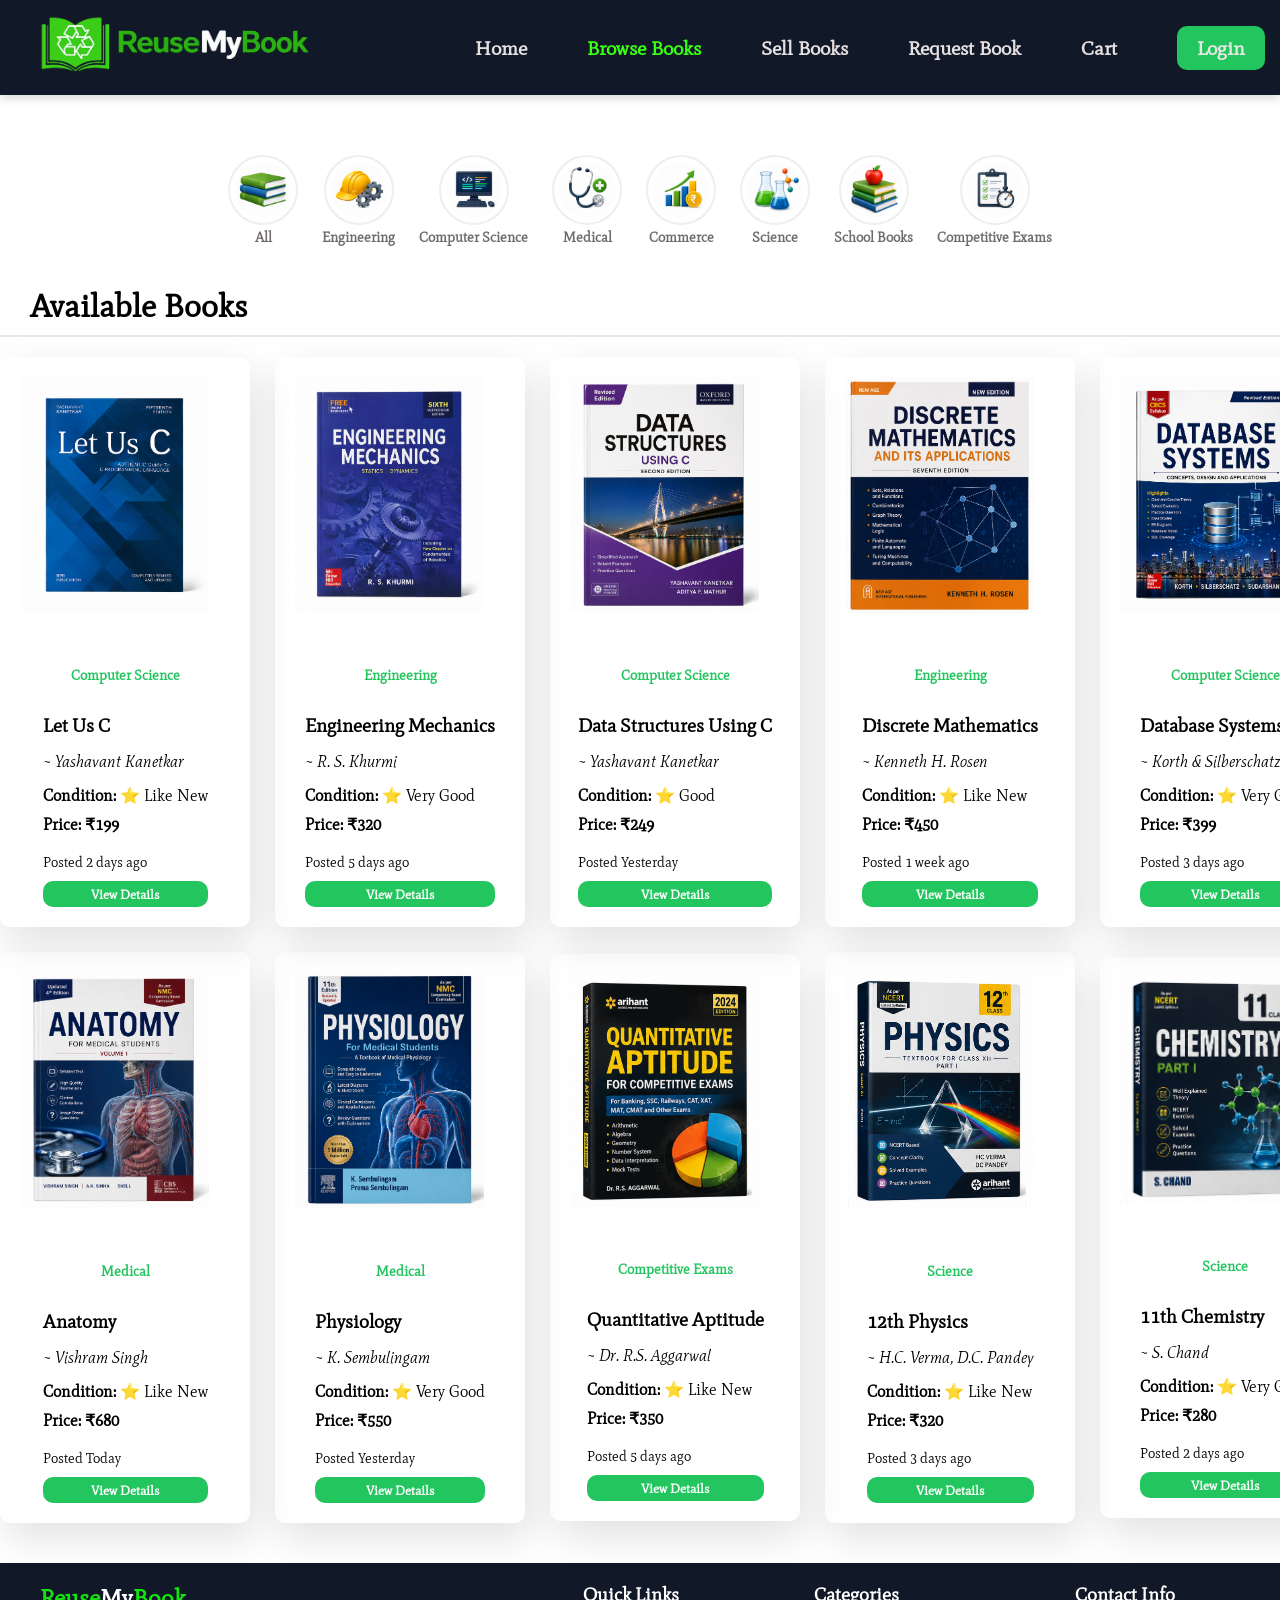
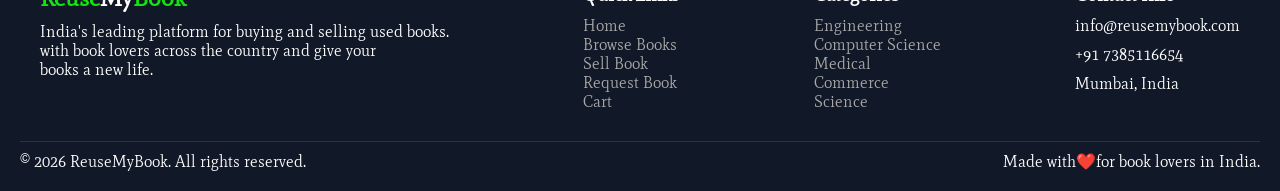
<file: browsebooks.html>
<!doctype html>
<html lang="en">
<head>
    <meta charset="UTF-8">
    <meta name="viewport" content="width=device-width, initial-scale=1.0">
    <title>Browse Books</title>
    <link rel="stylesheet" href="css/style.css">
    <link rel="preconnect" href="https://fonts.googleapis.com">
    <link rel="preconnect" href="https://fonts.gstatic.com" crossorigin>
    <link href="https://fonts.googleapis.com/css2?family=Mate:ital@0;1&family=Pliant:ital,wght@0,100..900;1,100..900&display=swap" rel="stylesheet">
    <link rel="shortcut icon" href="images/favicon.io/favicon.ico" type="image/x-icon">
</head>
<body>
   <header>
        <nav>
            <div>
              <a href="index.html" class="logo">
                    <img src="images/ReuseMyBook_logo.png" alt="ReuseMyBook_logo">
                    <!-- <h1><span style="color: rgb(19, 227, 15);">Reuse</span>My<span style="color: rgb(19, 227, 15)">Book</span></h1> -->
              </a>
              <div class="menu-toggle">☰</div>
                <ul type="none">
                    <li><a href="index.html">Home</a></li>
                    <li><a href="browsebooks.html" class="active">Browse Books</a></li>
                    <li><a href="sellbook.html">Sell Books</a></li>
                    <li><a href="requestbook.html">Request Book</a></li>
                    <li><a href="cart.html">Cart</a></li>
                    <li class="btn-login"><a href="login.html">Login</a></li>
                </ul>
            </div>
        </nav>
   </header> 
    <div class="category">
      <div class="category-icon">
        <img src="images/Category/allbooks_icon.png" />
        <p>All</p>
      </div>
      <div class="category-icon">
        <img src="images/Category/engineeringbookicon.jpeg" />
        <p>Engineering</p>
      </div>
      <div class="category-icon">
        <img src="images/Category/csbookicon.jpg" />
        <p>Computer Science</p>
      </div>
      <div class="category-icon">
        <img src="images/Category/medicalbookicon.jpg" />
        <p>Medical</p>
      </div>
      <div class="category-icon">
        <img src="images/Category/combookicon.jpg" />
        <p>Commerce</p>
      </div>
      <div class="category-icon">
        <img src="images/Category/scibookicon.jpg" />
        <p>Science</p>
      </div>
      <div class="category-icon">
        <img src="images/Category/schoolbooksicon.png" />
        <p>School Books</p>
      </div>
      <div class="category-icon">
        <img src="images/Category/commpetitativeicon.png" />
        <p>Competitive Exams</p>
      </div>
    </div>
    <section class="books_container">
      <h2>Available Books</h2>
      <div class="books">
        <div class="card">
          <div class="book-image">
            <img src="images/Browsebooks/letusc.png" alt="Let Us C" />
          </div>
          <div class="book-content">
            <span class="category">Computer Science</span>
            <h3>Let Us C</h3>
            <p class="author"><em>~ Yashavant Kanetkar</em></p>
            <div class="book-meta">
              <span class="condition"><b>Condition: </b>⭐ Like New</span>
            </div>
            <div class="price">Price: ₹199</div>
            <p class="posted-time">Posted 2 days ago</p>
            <button>View Details</button>
          </div>
        </div>
        <div class="card">
          <div class="book-image">
            <img
              src="images/Browsebooks/engineering_mechanics.png"
              alt="engineering_mechanics"
            />
          </div>
          <div class="book-content">
            <span class="category">Engineering</span>
            <h3>Engineering Mechanics</h3>
            <p class="author"><em>~ R. S. Khurmi</em></p>
            <div class="book-meta">
              <span class="condition"><b>Condition: </b>⭐ Very Good</span>
            </div>
            <div class="price">Price: ₹320</div>
            <p class="posted-time">Posted 5 days ago</p>
            <button>View Details</button>
          </div>
        </div>
        <div class="card">
          <div class="book-image">
            <img
              src="images/Browsebooks/datastructures_c.png"
              alt="datastructures_c"
            />
          </div>
          <div class="book-content">
            <span class="category">Computer Science</span>
            <h3>Data Structures Using C</h3>
            <p class="author"><em>~ Yashavant Kanetkar</em></p>
            <div class="book-meta">
              <span class="condition"><b>Condition: </b>⭐ Good</span>
            </div>
            <div class="price">Price: ₹249</div>
            <p class="posted-time">Posted Yesterday</p>
            <button>View Details</button>
          </div>
        </div>
        <div class="card">
          <div class="book-image">
            <img
              src="images/Browsebooks/discrete_mathmatics.png"
              alt="discrete_mathmatics"
            />
          </div>
          <div class="book-content">
            <span class="category">Engineering</span>
            <h3>Discrete Mathematics</h3>
            <p class="author"><em>~ Kenneth H. Rosen</em></p>
            <div class="book-meta">
              <span class="condition"><b>Condition: </b>⭐ Like New</span>
            </div>
            <div class="price">Price: ₹450</div>
            <p class="posted-time">Posted 1 week ago</p>
            <button>View Details</button>
          </div>
        </div>
        <div class="card">
          <div class="book-image">
            <img
              src="images/Browsebooks/database_systems.png"
              alt="database_systems"
            />
          </div>
          <div class="book-content">
            <span class="category">Computer Science</span>
            <h3>Database Systems</h3>
            <p class="author"><em>~ Korth & Silberschatz</em></p>
            <div class="book-meta">
              <span class="condition"><b>Condition: </b>⭐ Very Good</span>
            </div>
            <div class="price">Price: ₹399</div>
            <p class="posted-time">Posted 3 days ago</p>
            <button>View Details</button>
          </div>
        </div>
        <div class="card">
          <div class="book-image">
            <img src="images/Browsebooks/anatomy.png" alt="anatomy" />
          </div>
          <div class="book-content">
            <span class="category">Medical</span>
            <h3>Anatomy</h3>
            <p class="author"><em>~ Vishram Singh</em></p>
            <div class="book-meta">
              <span class="condition"><b>Condition: </b>⭐ Like New</span>
            </div>
            <div class="price">Price: ₹680</div>
            <p class="posted-time">Posted Today</p>
            <button>View Details</button>
          </div>
        </div>
        <div class="card">
          <div class="book-image">
            <img src="images/Browsebooks/physiology.png" alt="physiology" />
          </div>
          <div class="book-content">
            <span class="category">Medical</span>
            <h3>Physiology</h3>
            <p class="author"><em>~ K. Sembulingam</em></p>
            <div class="book-meta">
              <span class="condition"><b>Condition: </b>⭐ Very Good</span>
            </div>
            <div class="price">Price: ₹550</div>
            <p class="posted-time">Posted Yesterday</p>
            <button>View Details</button>
          </div>
        </div>
        <div class="card">
          <div class="book-image">
            <img src="images/Browsebooks/apptitude.png" alt="Let Us C" />
          </div>
          <div class="book-content">
            <span class="category">Competitive Exams</span>
            <h3>Quantitative Aptitude</h3>
            <p class="author"><em>~ Dr. R.S. Aggarwal</em></p>
            <div class="book-meta">
              <span class="condition"><b>Condition: </b>⭐ Like New</span>
            </div>
            <div class="price">Price: ₹350</div>
            <p class="posted-time">Posted 5 days ago</p>
            <button>View Details</button>
          </div>
        </div>
        <div class="card">
          <div class="book-image">
            <img src="images/Browsebooks/12thphysics.png" alt="Let Us C" />
          </div>
          <div class="book-content">
            <span class="category">Science</span>
            <h3>12th Physics</h3>
            <p class="author"><em>~ H.C. Verma, D.C. Pandey</em></p>
            <div class="book-meta">
              <span class="condition"><b>Condition: </b>⭐ Like New</span>
            </div>
            <div class="price">Price: ₹320</div>
            <p class="posted-time">Posted 3 days ago</p>
            <button>View Details</button>
          </div>
        </div>
        <div class="card">
          <div class="book-image">
            <img src="images/Browsebooks/11thchemistry.png" alt="Let Us C" />
          </div>
          <div class="book-content">
            <span class="category">Science</span>
            <h3>11th Chemistry</h3>
            <p class="author"><em>~ S. Chand</em></p>
            <div class="book-meta">
              <span class="condition"><b>Condition: </b>⭐ Very Good</span>
            </div>
            <div class="price">Price: ₹280</div>
            <p class="posted-time">Posted 2 days ago</p>
            <button>View Details</button>
          </div>
        </div>
      </div>
    </section>
    <footer>
      <div class="footer-container">
        <div class="footer-box">
          <h2><span style="color: rgb(19, 227, 15);">Reuse</span>My<span style="color: rgb(19, 227, 15)">Book</span></h2>
          <p>India's leading platform for buying and selling used books. <br /> with book lovers across the country and give
            your <br />books a new life.</p>
          <div class="social-icons">
            <a href="#"><i class="fa-brands fa-facebook"></i></a>
            <a href="#"><i class="fa-brands fa-instagram"></i></a>
            <a href="#"><i class="fa-brands fa-whatsapp"></i></a>
          </div>
        </div>
        <div class="footer-box">
          <h3>Quick Links</h3>
          <ul>
            <li><a href="index.html">Home</a></li>
            <li><a href="browsebooks.html">Browse Books</a></li>
            <li><a href="sellbook.html">Sell Book</a></li>
            <li><a href="requestbook.html">Request Book</a></li>
            <li><a href="cart.html">Cart</a></li>
          </ul>
        </div>
        <div class="footer-box">
          <h3>Categories</h3>
          <ul>
            <li><a href="#">Engineering</a></li>
            <li><a href="#">Computer Science</a></li>
            <li><a href="#">Medical</a></li>
            <li><a href="#">Commerce</a></li>
            <li><a href="#">Science</a></li>
          </ul>
        </div>
        <div class="footer-box">
          <h3>Contact Info</h3>
          <p><i class="fa-regular fa-envelope"></i> info@reusemybook.com</p>
          <p><i class="fa-solid fa-phone"></i> +91 7385116654</p>
          <p><i class="fa-solid fa-location-dot"></i> Mumbai, India</p>
        </div>
      </div>
      <div class="footer-bottom">
        <p>&copy 2026 ReuseMyBook. All rights reserved.</p>
        <p>Made with❤️for book lovers in India.</p>
      </div>
    </footer>
    <script src="js/script.js"></script>
  </body>
</html>
</file>
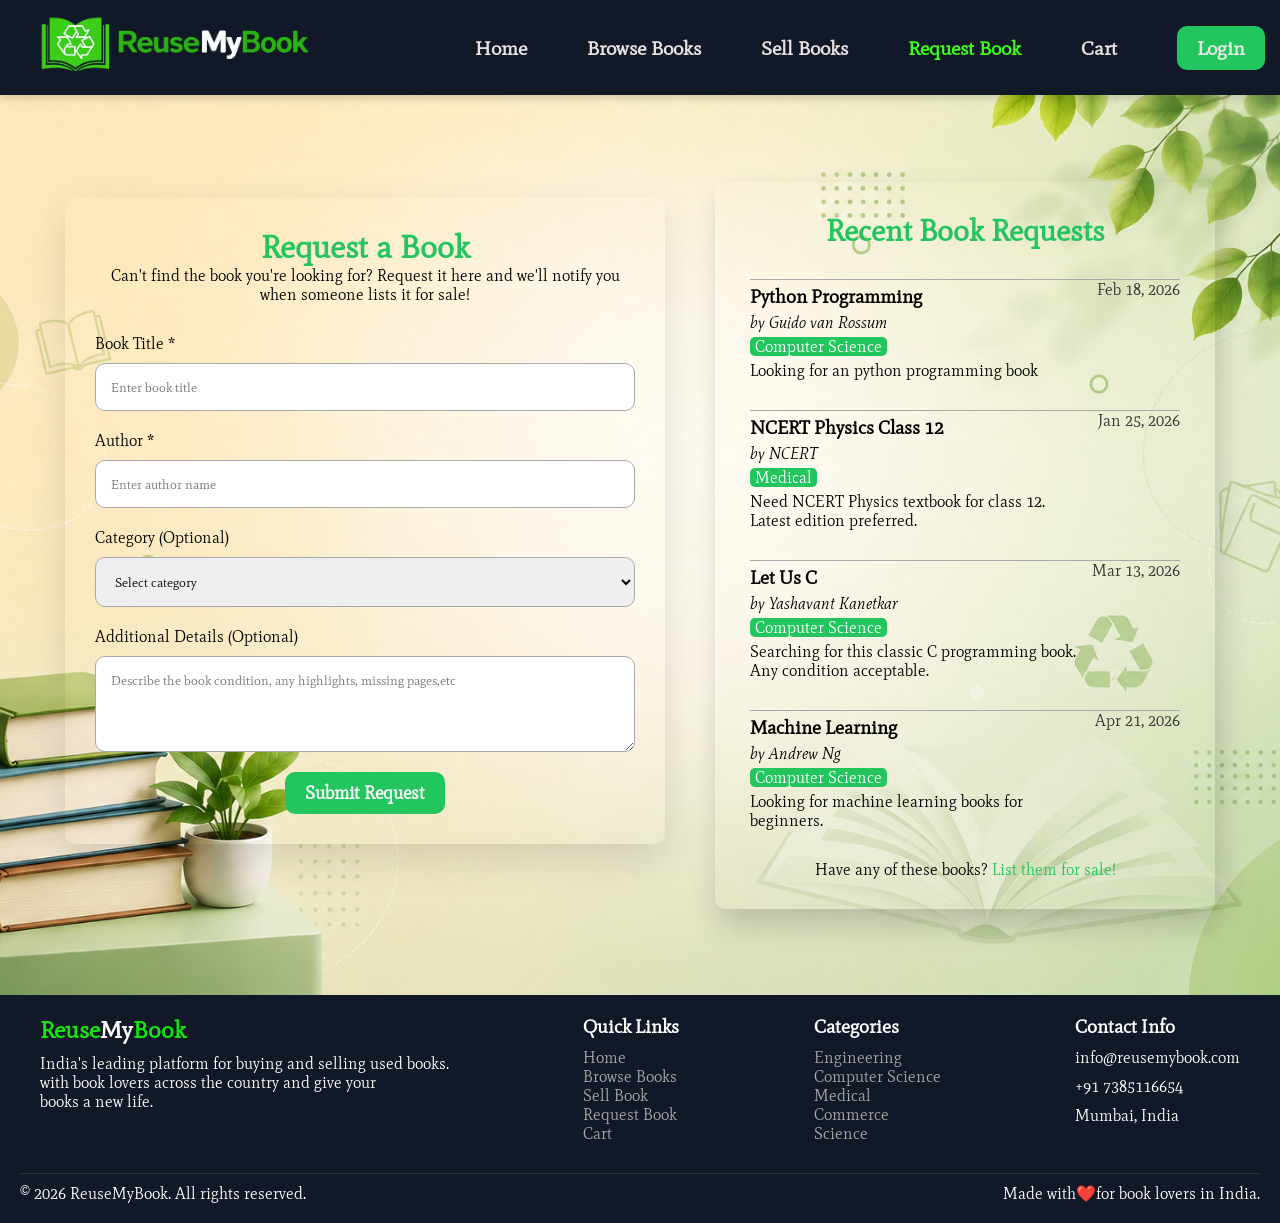
<file: requestbook.html>
<!doctype html>
<html lang="en">
  <head>
    <meta charset="UTF-8" />
    <meta name="viewport" content="width=device-width, initial-scale=1.0" />
    <title>Request Book</title>
    <link rel="stylesheet" href="css/style.css">
    <link rel="preconnect" href="https://fonts.googleapis.com" />
    <link rel="preconnect" href="https://fonts.gstatic.com" crossorigin />
    <link
      href="https://fonts.googleapis.com/css2?family=Mate:ital@0;1&family=Pliant:ital,wght@0,100..900;1,100..900&display=swap"
      rel="stylesheet"
    />
    <link
      rel="shortcut icon"
      href="images/favicon.io/favicon.ico"
      type="image/x-icon"
    />
  </head>
  <body>
    <header>
      <nav>
        <div>
          <a href="index.html" class="logo">
            <img src="images/ReuseMyBook_logo.png" alt="ReuseMyBook_logo" />
            <!-- <h1><span style="color: rgb(19, 227, 15);">Reuse</span>My<span style="color: rgb(19, 227, 15)">Book</span></h1> -->
          </a>
          <div class="menu-toggle">☰</div>
          <ul type="none">
            <li><a href="index.html">Home</a></li>
            <li><a href="browsebooks.html">Browse Books</a></li>
            <li><a href="sellbook.html">Sell Books</a></li>
            <li><a href="requestbook.html" class="active">Request Book</a></li>
            <li><a href="cart.html">Cart</a></li>
            <li class="btn-login"><a href="login.html">Login</a></li>
          </ul>
        </div>
      </nav>
    </header>
    <section class="sellbook">
      <div class="sellbook-container">
        <div class="form-header">
          <h2>Request a Book</h2>
          <p>Can't find the book you're looking for? Request it here and we'll notify you when someone lists it for sale!</p>
        </div>
    
        <form action="#" class="sellbook-form">
          <div class="form-input">
            <label>Book Title *</label>
            <input type="text" placeholder="Enter book title" required>
          </div>
          <div class="form-input">
            <label>Author *</label>
            <input type="text" placeholder="Enter author name" required>
          </div>
          <div class="form-input">
            <label>Category (Optional)</label>
            <select required>
              <option disabled selected hidden>Select category</option>
              <option>Engineering</option>
              <option>Computer Science</option>
              <option>Commerce</option>
              <option>Science</option>
              <option>Medical</option>
              <option>Competitive Exams</option>
              <option>School Books</option>
            </select>
          </div>
          <div class="form-input">
            <label>Additional Details (Optional)</label>
            <textarea placeholder="Describe the book condition, any highlights, missing pages,etc" rows="4"
              cols="50"></textarea>
          </div>
          <div class="form-button">
            <button type="submit">Submit Request</button>
          </div>
        </form>
        
        </div>
      </div>
      <!-- recent requests container -->
      <div class="request-container">

        <div class="req-header">
          <h2>Recent Book Requests</h2>
        </div>

        <div class="request-books">

          <div class="request-card">
            <div class="meta">
              <h3>Python Programming</h3>
              <p class="author">by Guido van Rossum</p>
              <span class="category-badge">Computer Science</span>
              <p>Looking for an python programming book</p>
            </div>
            <div class="date">
              <span class="request-date">Feb 18, 2026</span>
            </div>
          </div>

          <div class="request-card">
            <div class="meta">
              <h3>NCERT Physics Class 12</h3>
              <p class="author">by NCERT</p>
              <span class="category-badge">Medical</span>
              <p>Need NCERT Physics textbook for class 12. Latest edition preferred.</p>
            </div>
            <div class="date">
              <span class="request-date">Jan 25, 2026</span>
            </div>
          </div>

          <div class="request-card">
            <div class="meta">
              <h3>Let Us C</h3>
              <p class="author">by Yashavant Kanetkar</p>
              <span class="category-badge">Computer Science</span>
              <p>Searching for this classic C programming book. Any condition acceptable.</p>
            </div>
            <div class="date">
              <span class="request-date">Mar 13, 2026</span>
            </div>
          </div>

          <div class="request-card">
            <div class="meta">
              <h3>Machine Learning</h3>
              <p class="author">by Andrew Ng</p>
              <span class="category-badge">Computer Science</span>
              <p>Looking for machine learning books for beginners.</p>
            </div>
            <div class="date">
              <span class="request-date">Apr 21, 2026</span>
            </div>
          </div>

        </div>
        <div id="sale-link">
          <p>Have any of these books? <a href="sellbook.html">List them for sale!</a></p>
        </div>
      </div>
    </section>
    <footer>
      <div class="footer-container">
        <div class="footer-box">
          <h2><span style="color: rgb(19, 227, 15);">Reuse</span>My<span style="color: rgb(19, 227, 15)">Book</span></h2>
          <p>India's leading platform for buying and selling used books. <br /> with book lovers across the country and give
            your <br />books a new life.</p>
          <div class="social-icons">
            <a href="#"><i class="fa-brands fa-facebook"></i></a>
            <a href="#"><i class="fa-brands fa-instagram"></i></a>
            <a href="#"><i class="fa-brands fa-whatsapp"></i></a>
          </div>
        </div>
        <div class="footer-box">
          <h3>Quick Links</h3>
          <ul>
            <li><a href="index.html">Home</a></li>
            <li><a href="browsebooks.html">Browse Books</a></li>
            <li><a href="sellbook.html">Sell Book</a></li>
            <li><a href="requestbook.html">Request Book</a></li>
            <li><a href="cart.html">Cart</a></li>
          </ul>
        </div>
        <div class="footer-box">
          <h3>Categories</h3>
          <ul>
            <li><a href="#">Engineering</a></li>
            <li><a href="#">Computer Science</a></li>
            <li><a href="#">Medical</a></li>
            <li><a href="#">Commerce</a></li>
            <li><a href="#">Science</a></li>
          </ul>
        </div>
        <div class="footer-box">
          <h3>Contact Info</h3>
          <p><i class="fa-regular fa-envelope"></i> info@reusemybook.com</p>
          <p><i class="fa-solid fa-phone"></i> +91 7385116654</p>
          <p><i class="fa-solid fa-location-dot"></i> Mumbai, India</p>
        </div>
      </div>
      <div class="footer-bottom">
        <p>&copy 2026 ReuseMyBook. All rights reserved.</p>
        <p>Made with❤️for book lovers in India.</p>
      </div>
    </footer>
    <script src="js/script.js"></script>
  </body>
</html>
</file>
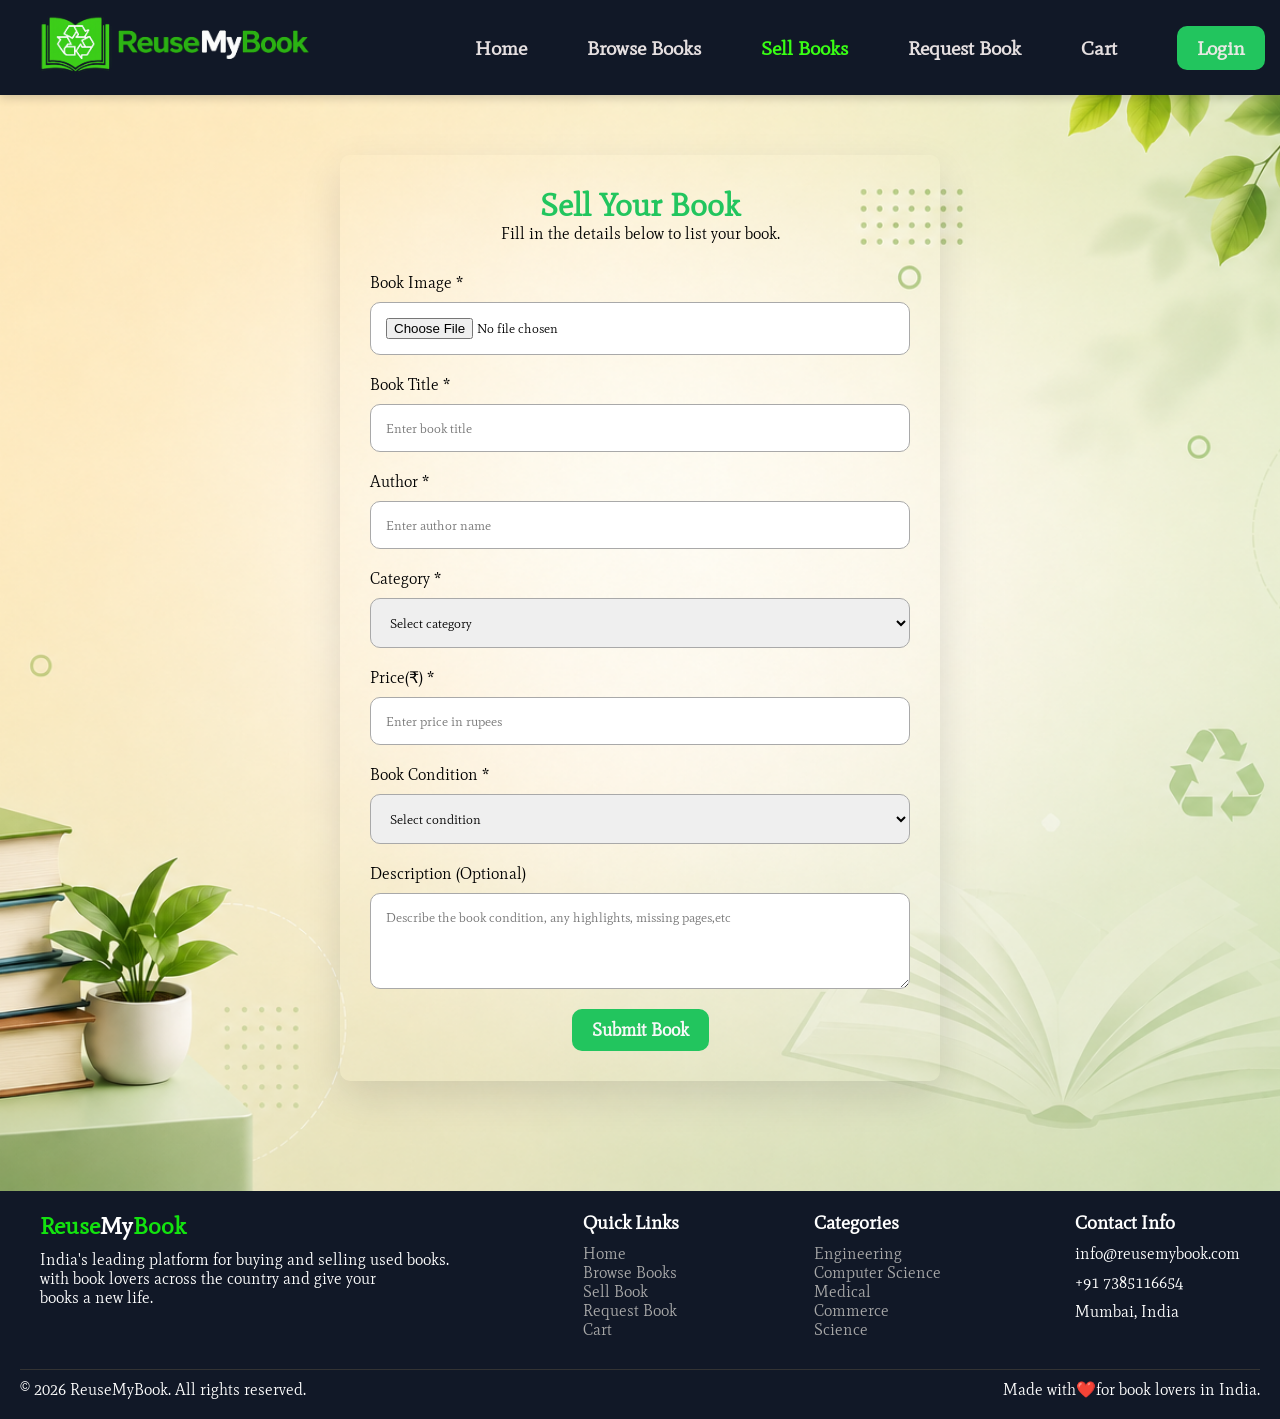
<file: sellbook.html>
<!DOCTYPE html>
<html lang="en">
<!DOCTYPE html>
<html lang="en">

<head>
  <meta charset="UTF-8" />
  <meta name="viewport" content="width=device-width, initial-scale=1.0" />
  <title>Sell Book</title>
  <link rel="stylesheet" href="css/style.css">
  <link rel="preconnect" href="https://fonts.googleapis.com" />
  <link rel="preconnect" href="https://fonts.gstatic.com" crossorigin />
  <link
    href="https://fonts.googleapis.com/css2?family=Mate:ital@0;1&family=Pliant:ital,wght@0,100..900;1,100..900&display=swap"
    rel="stylesheet" />
  <link rel="shortcut icon" href="images/favicon.io/favicon.ico" type="image/x-icon">
</head>

  <header>
    <nav>
      <div>
        <a href="index.html" class="logo">
          <img src="images/ReuseMyBook_logo.png" alt="ReuseMyBook_logo">
          <!-- <h1><span style="color: rgb(19, 227, 15);">Reuse</span>My<span style="color: rgb(19, 227, 15)">Book</span></h1> -->
        </a>
        <div class="menu-toggle">☰</div>
        <ul type="none">
          <li><a href="index.html">Home</a></li>
          <li><a href="browsebooks.html">Browse Books</a></li>
          <li><a href="sellbook.html" class="active">Sell Books</a></li>
          <li><a href="requestbook.html">Request Book</a></li>
          <li><a href="cart.html">Cart</a></li>
          <li class="btn-login"><a href="login.html">Login</a></li>
        </ul>
      </div>
    </nav>
  </header>
  <section class="sellbook">
    <div class="sellbook-container">
      <div class="form-header">
        <h2>Sell Your Book</h2>
        <p>Fill in the details below to list your book.</p>
      </div>
      
      <form action="#" class="sellbook-form">
        <div class="form-input">
          <label>Book Image *</label>
          <input type="file" style="background: white;">
        </div>
        <div class="form-input">
          <label>Book Title *</label>
          <input type="text" placeholder="Enter book title" required>
        </div>
        <div class="form-input">
          <label>Author *</label>
          <input type="text" placeholder="Enter author name" required>
        </div>
        <div class="form-input">
          <label>Category *</label>
          <select required>
            <option disabled selected hidden>Select category</option>
            <option>Engineering</option>
            <option>Computer Science</option>
            <option>Commerce</option>
            <option>Science</option>
            <option>Medical</option>
            <option>Competitive Exams</option>
            <option>School Books</option>
          </select>
        </div>
        <div class="form-input">
          <label>Price(₹) *</label>
          <input type="number" placeholder="Enter price in rupees" required>
        </div>
        <div class="form-input">
          <label>Book Condition *</label>
          <select required>
            <option disabled selected hidden>Select condition</option>
            <option>New</option>
            <option>Like New</option>
            <option>Good</option>
            <option>Fair</option>
            <option>Poor</option>
          </select>
        </div>
        <div class="form-input">
            <label>Description (Optional)</label>
            <textarea placeholder="Describe the book condition, any highlights, missing pages,etc" rows="4"
              cols="50"></textarea>
        </div>
        <div class="form-button">
          <button type="submit">Submit Book</button>
        </div>
      </form>
    </div>
  </section>
  <footer>
    <div class="footer-container">
      <div class="footer-box">
        <h2><span style="color: rgb(19, 227, 15);">Reuse</span>My<span style="color: rgb(19, 227, 15)">Book</span></h2>
        <p>India's leading platform for buying and selling used books. <br /> with book lovers across the country and
          give
          your <br />books a new life.</p>
        <div class="social-icons">
          <a href="#"><i class="fa-brands fa-facebook"></i></a>
          <a href="#"><i class="fa-brands fa-instagram"></i></a>
          <a href="#"><i class="fa-brands fa-whatsapp"></i></a>
        </div>
      </div>
      <div class="footer-box">
        <h3>Quick Links</h3>
        <ul>
          <li><a href="index.html">Home</a></li>
          <li><a href="browsebooks.html">Browse Books</a></li>
          <li><a href="sellbook.html">Sell Book</a></li>
          <li><a href="requestbook.html">Request Book</a></li>
          <li><a href="cart.html">Cart</a></li>
        </ul>
      </div>
      <div class="footer-box">
        <h3>Categories</h3>
        <ul>
          <li><a href="#">Engineering</a></li>
          <li><a href="#">Computer Science</a></li>
          <li><a href="#">Medical</a></li>
          <li><a href="#">Commerce</a></li>
          <li><a href="#">Science</a></li>
        </ul>
      </div>
      <div class="footer-box">
        <h3>Contact Info</h3>
        <p><i class="fa-regular fa-envelope"></i> info@reusemybook.com</p>
        <p><i class="fa-solid fa-phone"></i> +91 7385116654</p>
        <p><i class="fa-solid fa-location-dot"></i> Mumbai, India</p>
      </div>
    </div>
    <div class="footer-bottom">
      <p>&copy 2026 ReuseMyBook. All rights reserved.</p>
      <p>Made with❤️for book lovers in India.</p>
    </div>
  </footer>
  <script src="js/script.js"></script>
</body>

</html>
</file>
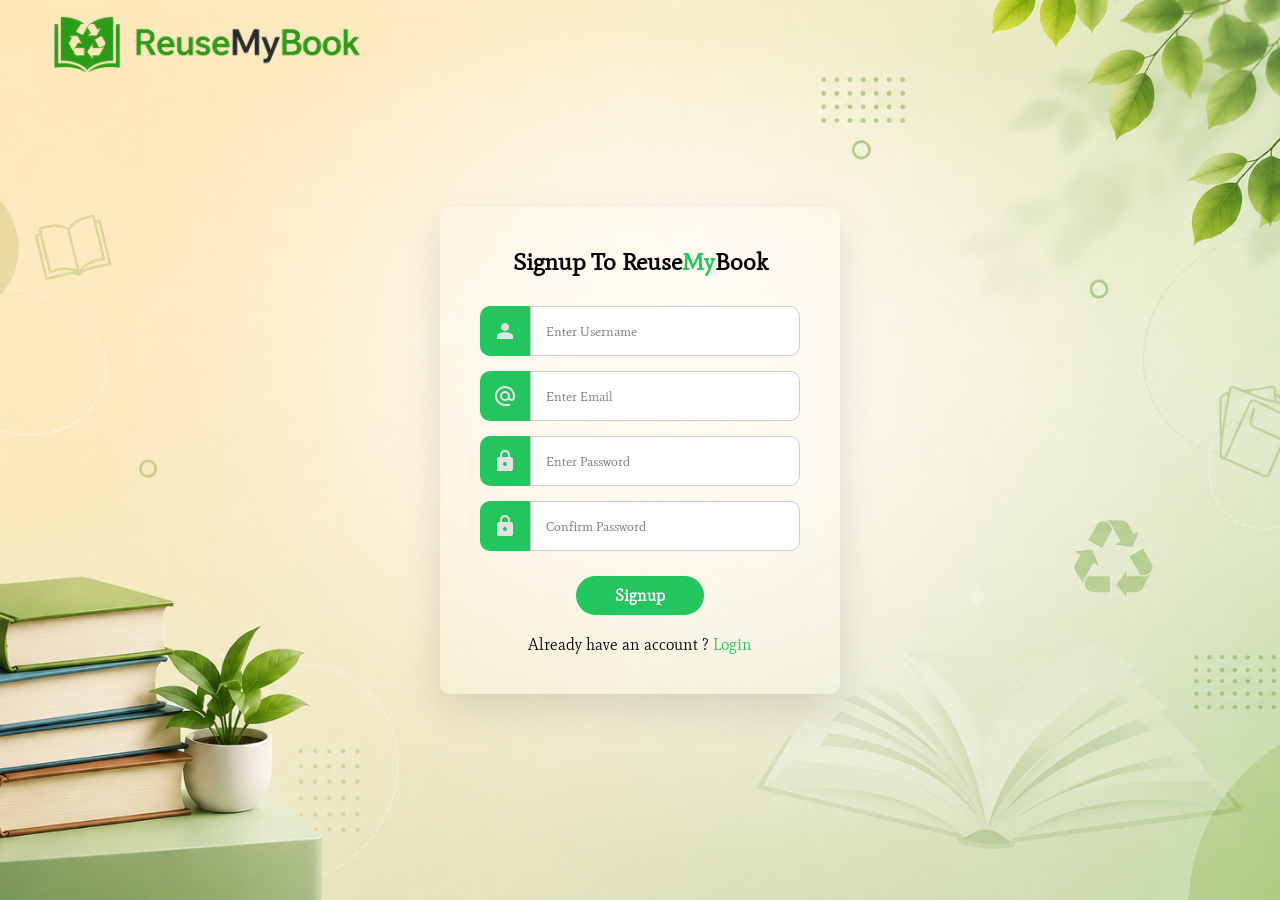
<file: signup.html>
<!doctype html>
<html lang="en">
  <head>
    <meta charset="UTF-8" />
    <meta name="viewport" content="width=device-width, initial-scale=1.0" />
    <title>Signup</title>
    <link rel="stylesheet" href="css/style.css">
    <link rel="preconnect" href="https://fonts.googleapis.com" />
    <link rel="preconnect" href="https://fonts.gstatic.com" crossorigin />
    <link
      href="https://fonts.googleapis.com/css2?family=Mate:ital@0;1&family=Pliant:ital,wght@0,100..900;1,100..900&display=swap"
      rel="stylesheet"
    />
    <link
      rel="shortcut icon"
      href="images/favicon.io/favicon.ico"
      type="image/x-icon"
    />
  </head>
  <body>
    <header>
      <nav class="navbar">
        <a href="index.html" class="logo">
          <img src="images/REUSEMYBOOK_LOGIN.png" alt="ReuseMyBook_logo" />
          <!-- <h1><span style="color: rgb(19, 227, 15);">Reuse</span>My<span style="color: rgb(19, 227, 15)">Book</span></h1> -->
        </a>
        <!-- <ul type="none">
                    <li><a href="index.html">Home</a></li>
                    <li><a href="browsebooks.html">Browse Books</a></li>
                    <li><a href="sellbook.html">Sell Books</a></li>
                    <li><a href="requestbook.html">Request Book</a></li>
                    <li><a href="cart.html">Cart</a></li>
                    <li class="btn-login"><a href="login.html">Login</a></li>
                </ul> -->
      </nav>
    </header>
    <section class="auth_container">
      <div class="auth-box">
        <h2>Signup To Reuse<span style="color: #22c55e">My</span>Book</h2>
        <form class="auth">
          <div>
            <label for="username-input">
              <svg
                xmlns="http://www.w3.org/2000/svg"
                height="24px"
                viewBox="0 -960 960 960"
                width="24px"
                fill="#e3e3e3"
              >
                <path
                  d="M367-527q-47-47-47-113t47-113q47-47 113-47t113 47q47 47 47 113t-47 113q-47 47-113 47t-113-47ZM160-160v-112q0-34 17.5-62.5T224-378q62-31 126-46.5T480-440q66 0 130 15.5T736-378q29 15 46.5 43.5T800-272v112H160Z"
                />
              </svg>
            </label>
            <input
              type="text"
              id="username-input"
              name="username"
              placeholder="Enter Username"
              required
            />
          </div>
          <div>
            <label for="email-input">
              <svg
                xmlns="http://www.w3.org/2000/svg"
                height="24px"
                viewBox="0 -960 960 960"
                width="24px"
                fill="#e3e3e3"
              >
                <path
                  d="M480-80q-83 0-156-31.5T197-197q-54-54-85.5-127T80-480q0-83 31.5-156T197-763q54-54 127-85.5T480-880q83 0 156 31.5T763-763q54 54 85.5 127T880-480v58q0 59-40.5 100.5T740-280q-35 0-66-15t-52-43q-29 29-65.5 43.5T480-280q-83 0-141.5-58.5T280-480q0-83 58.5-141.5T480-680q83 0 141.5 58.5T680-480v58q0 26 17 44t43 18q26 0 43-18t17-44v-58q0-134-93-227t-227-93q-134 0-227 93t-93 227q0 134 93 227t227 93h200v80H480Zm85-315q35-35 35-85t-35-85q-35-35-85-35t-85 35q-35 35-35 85t35 85q35 35 85 35t85-35Z"
                />
              </svg>
            </label>
            <input
              type="email"
              id="email-input"
              name="email"
              placeholder="Enter Email"
              required
            />
          </div>
          <div>
            <label for="password-input">
              <svg
                xmlns="http://www.w3.org/2000/svg"
                height="24px"
                viewBox="0 -960 960 960"
                width="24px"
                fill="#e3e3e3"
              >
                <path
                  d="M240-80q-33 0-56.5-23.5T160-160v-400q0-33 23.5-56.5T240-640h40v-80q0-83 58.5-141.5T480-920q83 0 141.5 58.5T680-720v80h40q33 0 56.5 23.5T800-560v400q0 33-23.5 56.5T720-80H240Zm296.5-223.5Q560-327 560-360t-23.5-56.5Q513-440 480-440t-56.5 23.5Q400-393 400-360t23.5 56.5Q447-280 480-280t56.5-23.5ZM360-640h240v-80q0-50-35-85t-85-35q-50 0-85 35t-35 85v80Z"
                />
              </svg>
            </label>
            <input
              type="password"
              id="password-input"
              name="password"
              placeholder="Enter Password"
              required
            />
          </div>
          <div>
            <label for="confirm-password-input">
              <svg
                xmlns="http://www.w3.org/2000/svg"
                height="24px"
                viewBox="0 -960 960 960"
                width="24px"
                fill="#e3e3e3"
              >
                <path
                  d="M240-80q-33 0-56.5-23.5T160-160v-400q0-33 23.5-56.5T240-640h40v-80q0-83 58.5-141.5T480-920q83 0 141.5 58.5T680-720v80h40q33 0 56.5 23.5T800-560v400q0 33-23.5 56.5T720-80H240Zm296.5-223.5Q560-327 560-360t-23.5-56.5Q513-440 480-440t-56.5 23.5Q400-393 400-360t23.5 56.5Q447-280 480-280t56.5-23.5ZM360-640h240v-80q0-50-35-85t-85-35q-50 0-85 35t-35 85v80Z"
                />
              </svg>
            </label>
            <input
              type="password"
              id="confirm-password-input"
              name="confirm-password"
              placeholder="Confirm Password"
              required
            />
          </div>
          <button type="submit">Signup</button>
        </form>
        <p>Already have an account ? <a href="login.html">Login</a></p>
      </div>
    </section>
  </body>
</html>
</file>
<file: css/style.css>
* {
  margin: 0;
  padding: 0;
  box-sizing: border-box;
  font-family: "Mate", serif;
}
/* navbar */
nav div {
  display: flex;
  justify-content: space-between;
  align-items: center;
  padding: 10px;
  font-size: large;
  background-color: #111827;
  gap: 30px;
  box-shadow: 0 2px 10px rgba(0, 0, 0, 0.2);
}
nav ul {
  display: flex;
  padding: 5px;
  gap: 60px;
  align-items: center;
}
nav a {
  text-decoration: none;
  font-size: 20px;
  color: rgba(242, 235, 235, 0.947);
  font-weight: bold;
  transition: 0.3s;
}
.menu-toggle {
  display: none;
  font-size: 32px;
  color: #fff;
  cursor: pointer;
}

nav {
  position: relative;
}
nav a:hover {
  color: #39ff14;
}
/* nav h1{
    color: #f4f4f4;
    font-size: 40px;
} */
.logo img {
  height: 70px;
  width: auto;
  padding: 5px;
}
nav a.active {
  color: #39ff14;
  /* border-bottom: 2px solid  rgb(19, 227, 15); */
  font-weight: bold;
}
.btn-login {
  padding: 10px 20px;
  background: #22c55e;
  border-radius: 10px;
}
.btn-login:hover {
  background-color: #16a34a;
}
.btn-login a:hover {
  color: #fff;
}
/* hero-section */
.browse_btn {
  padding: 10px 20px;
  background: #22c55e;
  border-radius: 10px;
  color: white;
  font-weight: bold;
  text-decoration: none;
  cursor: pointer;
}
.browse_btn:hover {
  background-color: #16a34a;
}
.sell_btn {
  background: darkgrey;
  padding: 10px 20px;
  border-radius: 10px;
  color: white;
  margin-left: 5px;
  font-weight: bold;
  text-decoration: none;
  cursor: pointer;
}
.sell_btn:hover {
  background-color: grey;
}
.hero_text p {
  font-size: 20px;
  line-height: 1.3;
  margin: 0px 0px 10px;
}
.hero_text {
  margin: 30px 30px;
  font-size: large;
}
.hero {
  display: flex;
  justify-content: space-between;
  /* margin: 20px; */
  background: linear-gradient(135deg, #e9fceb 0%, #d8f8d8 50%, #c6f5c6 100%);
  padding: 0px 10px;
  height: 450px;
}
.hero img {
  width: 100%;
  height: 70%;
  max-width: 550px;
  height: auto;
}
.hero h2 {
  font-size: 44px;
}
.hero p {
  font-size: 22px;
}
.hero span {
  color: rgb(18, 157, 16);
}
.search-box {
  display: flex;
  width: 500px;
  gap: 10px;
  margin-bottom: 10px;
}
.search-box input:focus {
  outline: none;
}
.search-box input {
  flex: 1;
  height: 48px;
  border: none;
  padding: 0 20px;
  border-radius: 30px;
  border: 2px solid #22c55e;
}
.search-box button {
  background: #22c55e;
  color: white;
  height: 48px;
  border-radius: 30px;
  border: none;
  padding: 0 25px;
  font-weight: bold;
  cursor: pointer;
}
.search-box button:hover {
  background: #16a34a;
}
/* ---Browse Books---*/
.category {
  display: flex;
  align-items: center;
  justify-content: center;
  padding: 20px;
  gap: 24px;
  margin-top: 30px;
}
.category-icon {
  text-align: center;
  cursor: pointer;
  transition: 0.3s;
}
.category-icon img {
  width: 70px;
  height: 70px;
  border-radius: 50%;
  border: 2px solid #eee;
  padding: 5px;
  object-fit: cover;
  margin-top: 10px;
}
.category-icon p {
  font-size: 14px;
  font-weight: bold;
  color: rgb(112, 108, 108);
}
.category-icon img:hover {
  transform: scale(1.1);
  border: 2px solid rgb(19, 227, 15);
}

/* ---Books-section---*/
.books_container {
  margin-top: 20px;
}
.books_container h2 {
  margin: 10px 0px 10px 30px;
  font-size: 32px;
}
.books {
  display: grid;
  grid-template-columns: repeat(5, 1fr);
  gap: 25px;
  padding: 20px 0px;
  place-items: center;
  border-top: 2px solid #e5e7eb;
  margin-bottom: 20px;
}
.book-image img {
  width: 90%;
}
.card {
  display: flex;
  flex-direction: column;
  justify-content: center;
  align-items: center;
  width: 250px;
  border-radius: 10px;
  padding: 20px;
  box-shadow: 5px 15px 40px rgba(0, 0, 0, 0.12);
}
.card button {
  background: #22c55e;
  border: none;
  padding: 5px 5px;
  border-radius: 10px;
  color: #ffffff;
  font-weight: bold;
  cursor: pointer;
}
.book-content {
  display: flex;
  flex-direction: column;
  gap: 10px;
  justify-content: center;
}
.book-content h3 {
  color: #000;
}
.category {
  font-weight: bold;
}
.price {
  margin-bottom: 10px;
  font-weight: bold;
}
.card button:hover {
  background: #16a34a;
}
.posted-time {
  font-size: 14px;
}
header {
  position: sticky;
  top: 0;
  z-index: 1000;
}

/* Authentication */
.auth_container {
  height: 100vh;
  display: flex;
  align-items: center;
  justify-content: center;
  background-image: url("../images/auth_background.png");
  background-size: cover;
  background-position: center;
  background-repeat: no-repeat;
  background-attachment: fixed;
}
.auth-box {
  background: rgba(255, 255, 255, 0.18);
  padding: 40px;
  border-radius: 10px;
  text-align: center;
  width: 400px;
  box-shadow: 0 15px 40px rgba(0, 0, 0, 0.12);
}
.auth div {
  display: flex;
  justify-content: center;
  align-items: center;
  margin-bottom: 15px;
}

.auth-box h2 {
  margin-bottom: 30px;
}
.auth-box label {
  width: 50px;
  height: 50px;
  background: #22c55e;
  display: flex;
  justify-content: center;
  align-items: center;
  border-radius: 10px 0 0 10px;
}
.auth-box input {
  background: #ffff;
  border-radius: 0 10px 10px 0;
  border: 1px solid #ccc;
  flex: 1;
  height: 50px;
  padding: 0 15px;
  transition: 0.3s;
}
.auth-box input:focus {
  outline: none;
  border: 1px solid #22c55e;
  box-shadow: 0 0 8px rgba(34, 197, 94, 0.3);
}
.auth-box a {
  color: #22c55e;
  text-decoration: none;
}
.auth-box a:hover {
  color: #15803d;
  text-decoration: underline;
}
.auth-box button {
  background-color: #22c55e;
  border: none;
  padding: 10px 30px;
  border-radius: 30px;
  color: white;
  font-weight: bold;
  font-size: 16px;
  margin: 10px 0px 20px;
  width: 40%;
  cursor: pointer;
}
.auth-box button:hover {
  background-color: #16a34a;
}
/* auth-nav */
.navbar {
  position: fixed;
  top: 10px;
  left: 20px;
  width: 100%;
  z-index: 1000;
}
.eye {
  cursor: pointer;
  position: absolute;
  right: 12px;
  top: 50%;
  transform: translateY(-50%);
}
.eye:hover {
  color: #16a34a;
}
/* Footer Part */
footer {
  background: #111827;
  color: white;
  padding: 20px;
}
.footer-container {
  display: flex;
  justify-content: space-between;
  padding: 0 20px 0;
}

.footer-box ul {
  list-style: none;
}
.footer-box a {
  text-decoration: none;
  color: darkgrey;
  transition: 0.3s;
}
.footer-box a:hover {
  color: #39ff14;
}
.footer-box h2,
h3 {
  color: #fff;
}
.footer-bottom {
  display: flex;
  justify-content: space-between;
  margin-top: 30px;
  padding-top: 10px;
  border-top: 1px solid #333;
}
.footer-box {
  display: flex;
  flex-direction: column;
  gap: 10px;
}
.social-icons {
  font-size: 24px;
}

/* recently added */
.recent-books {
  background: #f5f1e8;
}
.section-title {
  text-align: center;
  margin-bottom: 40px;
}
.section-title p {
  font-size: 18px;
  color: #444;
}
.section-title h2 {
  font-size: 35px;
  font-weight: bold;
  padding-top: 30px;
  margin-bottom: 5px;
}
.recent-books-container {
  display: flex;
  gap: 20px;
  justify-content: center;
}

.recent-book-card {
  width: 250px;
  background: #fff;
  border-radius: 12px;
  text-decoration: none;
  color: #333;
  transition: 0.3s;
  padding: 20px;
  margin-bottom: 20px;
}

.recent-book-card:hover {
  transform: translateY(-5px);
}

.book-cover {
  height: 220px;
}

.book-cover img {
  width: 100%;
  height: 100%;
  object-fit: fill;
}

.category {
  font-size: 14px;
  color: #22c55e;
}

.book-info h3 {
  margin: 6px 0 10px;
  font-size: 16px;
  color: #000;
}

.book-footer {
  display: flex;
  justify-content: space-between;
  font-size: 14px;
}

.price {
  font-weight: 600;
}

.time {
  color: #777;
}
.allbooks {
  text-align: center;
  padding-bottom: 10px;
}
.allbooks button {
  padding: 10px 20px;
  border: none;
  background: #22c55e;
  border-radius: 10px;
  color: white;
  font-weight: bold;
  font-size: 18px;
  cursor: pointer;
  margin-bottom: 20px;
}
.allbooks button:hover {
  background: #16a34a;
}

/*  info section*/

.info-container {
  display: grid;
  grid-template-columns: repeat(2, 400px);
  justify-content: center;
  text-align: center;
  gap: 30px 30px;
  padding: 40px;
}
.info-box h3 {
  color: #000;
  font-size: 24px;
}
.info-box {
  width: 400px;
  padding: 30px;
  border-radius: 10px;
  box-shadow: 10px 5px 40px rgba(0, 0, 0, 0.12);
  cursor: pointer;
  transition: 0.3s ease;
}
.info-box:hover {
  transform: translateY(-5px);
}
.icon {
  padding: 10px;
  font-size: 45px;
}
/* popular category */
.popular-category {
  background: #f5f5f5;
}
.category-item h3 {
  color: #000;
}
.category-container {
  display: flex;
  justify-content: center;
  align-items: center;
  gap: 30px;
  padding: 30px;
}
.category-item {
  width: 250px;
  padding: 30px;
  text-align: center;
  border-radius: 10px;
  box-shadow: 0 15px 40px rgba(0, 0, 0, 0.12);
  cursor: pointer;
  margin-bottom: 30px;
  text-decoration: none;
  transition: 0.3s ease;
}
.category-item:hover {
  transform: translateY(-5px);
}
.category-item p {
  margin-top: 5px;
  color: black;
}

/* sell book */
.sellbook {
  min-height: 100vh;
  padding: 60px;
  box-sizing: border-box;
  background-image: url("../images/auth_background.png");
  background-size: cover;
  background-position: center;
  background-repeat: no-repeat;
  gap: 50px;
  display: flex;
  align-items: center;
  justify-content: center;
}
.sellbook-container {
  padding: 30px;
  border-radius: 10px;
  text-align: left;
  margin-bottom: 50px;
  /* background: linear-gradient(135deg, #E9FCEB 0%, #D8F8D8 50%, #C6F5C6 100%); */
  width: 600px;
  box-shadow: 0px 15px 40px rgba(0, 0, 0, 0.12);
}
.form-header h2 {
  font-size: 32px;
  color: #22c55e;
}
.form-header {
  margin-bottom: 30px;
  text-align: center;
}
.form-input {
  display: flex;
  flex-direction: column;
  margin-bottom: 20px;
}
.form-input input,
.form-input select,
.form-input textarea {
  width: 100%;
  padding: 15px;
  margin-top: 10px;
  border-radius: 10px;
  border: 1px solid darkgrey;
}
.form-input input:focus,
.form-input select:focus,
.form-input textarea:focus {
  outline: none;
  border: 1px solid #22c55e;
  box-shadow: 0 0 8px rgba(34, 197, 94, 0.3);
}
.form-button {
  text-align: center;
}
.form-button button {
  padding: 10px 20px;
  border: none;
  background: #22c55e;
  color: #f8f8f8;
  font-weight: bold;
  font-size: 18px;
  border-radius: 10px;
  cursor: pointer;
}
.form-button button:hover {
  background: #16a34a;
}

/* request books */
.request-container {
  width: 500px;
  /* background: rgba(0, 0, 0, 0.1); */
  /* background: linear-gradient(135deg, #E9FCEB 0%, #D8F8D8 50%, #C6F5C6 100%); */
  box-shadow: 5px 15px 30px rgba(0, 0, 0, 0.18);
  padding: 30px;
  border-radius: 10px;
}
.req-header {
  text-align: center;
  margin-bottom: 20px;
  color: #22c55e;
  font-weight: bold;
  font-size: 20px;
}
.request-card {
  display: flex;
  justify-content: space-between;
  margin: 30px 5px;
  gap: 10px;
  border-top: 1px solid darkgray;
}
.category-badge {
  display: inline-block;
  background: #22c55e;
  padding: 0 5px;
  border-radius: 5px;
  color: white;
  margin-bottom: 5px;
}
.author {
  font-style: italic;
  margin: 5px 0;
}
.meta h3 {
  color: #000;
  margin-top: 5px;
}
.request-date {
  color: rgb(51, 49, 49);
  white-space: nowrap;
}
#sale-link {
  text-align: center;
}
#sale-link a {
  text-decoration: none;
  color: #22c55e;
}
#sale-link a:hover {
  color: #15803d;
  text-decoration: underline;
}

/* cart page */
.cart-section {
  padding-top: 20px;
  background: #f9fafb;
}
.cart-container {
  display: flex;
  gap: 30px;
  align-items: flex-start;
  margin: 0px 40px 40px;
}
.left-cart {
  flex: 7;
}
/* cart card */
.cart-image {
  width: 140px;
  height: 170px;
  flex-shrink: 0;
}
.cart-image img {
  width: 100%;
  height: 100%;
  object-fit: fill;
}
.cart-header {
  display: flex;
  justify-content: space-between;
  align-items: center;
  margin-bottom: 15px;
}
.cart-header h2 {
  font-size: 32px;
  color: #000;
  margin-bottom: 5px;
}
.cart-header p {
  color: gray;
}
.cart-header span {
  font-size: 24px;
  color: #16a34a;
}
.cart-header button {
  background: #bff4d8;
  border: none;
  padding: 10px;
  margin-right: 5px;
  border-radius: 5px;
  color: #16a34a;
  font-size: 16px;
  font-weight: bold;
  cursor: pointer;
  transition: 0.3s;
}
.cart-header button:hover {
  background: #16a34a;
  color: #fff;
}
.cart-card {
  display: flex;
  background: #ffffff;
  padding: 20px;
  border: 1px solid #e5e7eb;
  border-radius: 10px;
  margin-bottom: 10px;
  box-shadow: 0 2px 10px rgba(0, 0, 0, 0.05);
}
.cart-details {
  display: flex;
  flex-direction: column;
  justify-content: center;
  gap: 20px;
  flex: 1;
  margin-left: 15px;
}
.cart-details h3 {
  font-size: 18px;
  color: #000;
}
.cart-details > p {
  color: gray;
}
.book-condition {
  margin-left: 10px;
  color: grey;
}
.book-category {
  color: #16a34a;
  background: #d1fae5;
  padding: 2px 5px;
  border-radius: 5px;
  font-weight: bold;
}
.seller-info {
  display: flex;
  gap: 15px;
}
.verified {
  color: #16a34a;
}
.cart-actions {
  display: flex;
  flex-direction: column;
  align-items: flex-end;
  gap: 20px;
  justify-content: center;
}
.cart-actions > span {
  color: #16a34a;
  font-size: 22px;
  font-weight: bold;
}
.discount {
  display: flex;
  gap: 5px;
}
.discount p {
  color: grey;
  text-decoration: line-through;
}
.discount span {
  color: #16a34a;
  font-weight: bold;
}
.quantity-actions {
  display: flex;
  gap: 15px;
}
.quantity {
  display: flex;
  gap: 24px;
  align-items: center;
  border: 2px solid #e5e7eb;
  padding: 0 10px;
  border-radius: 5px;
}
.quantity button {
  border: none;
  background: none;
  font-size: 24px;
  cursor: pointer;
}
.remove-btn {
  border: 1px solid red;
  background: rgb(249, 228, 228);
  color: red;
  padding: 0 10px;
  border-radius: 5px;
  cursor: pointer;
  transition: 0.3s;
}
.remove-btn:hover {
  background: red;
  color: #fff;
}

/* order summary */
.cart-summary {
  flex: 3;
  background: #ffffff;
  position: sticky;
  top: 200px;
  border: 1px solid #e5e7eb;
  padding: 20px;
  border-radius: 10px;
  box-shadow: 0 2px 10px rgba(0, 0, 0, 0.05);
  height: fit-content;
  margin-top: 77px;
}
.cart-summary h2 {
  margin-bottom: 18px;
  font-weight: bold;
}
.summary-row {
  display: flex;
  justify-content: space-between;
  margin-bottom: 10px;
}
.summary-row span {
  font-weight: bold;
}
.total {
  display: flex;
  justify-content: space-between;
  border-top: 2px dashed #ccc;
  margin-top: 20px;
  padding: 20px 0 10px;
}
.total span {
  font-size: 24px;
  font-weight: bold;
  color: #22c55e;
}

.total h3 {
  color: #000;
  font-size: 24px;
}
.saving-text {
  color: grey;
  margin-bottom: 15px;
}
.saving-text span {
  color: #16a34a;
  font-weight: bold;
}

/* summary btn */
.summary-actions {
  display: flex;
  flex-direction: column;
  text-align: center;
}
.summary-actions button {
  border: none;
  background: #22c55e;
  border-radius: 5px;
  color: #fff;
  padding: 10px 0;
  font-size: 16px;
  font-weight: bold;
  cursor: pointer;
  transition: 0.3s;
  margin-bottom: 10px;
}
.summary-actions button:hover {
  background: #16a34a;
}

.continue-btn {
  border: 2px solid #16a34a;
  text-decoration: none;
  border-radius: 5px;
  color: #16a34a;
  padding: 10px 0;
  font-size: 16px;
  font-weight: bold;
  cursor: pointer;
  transition: 0.3s;
}
.continue-btn:hover {
  background: #16a34a;
  color: #fff;
}

@media (max-width: 768px) {
  /* Navbar */
  nav div {
    padding: 15px 20px;
  }

  .logo img {
    height: 55px;
  }

  .menu-toggle {
    display: block;
  }

  nav ul {
    display: none;
    position: absolute;
    top: 100%;
    left: 0;
    width: 100%;
    background: #111827;
    flex-direction: column;
    align-items: center;
    gap: 20px;
    padding: 20px 0;
  }

  nav ul.show {
    display: flex;
  }

  nav ul li {
    width: 100%;
    text-align: center;
  }

  nav ul li a {
    display: block;
    padding: 10px;
  }

  /* Hero */
  .hero {
    flex-direction: column-reverse;
    text-align: center;
    height: auto;
    padding: 30px 20px;
    gap: 30px;
  }

  .hero_text {
    margin: 0;
  }

  .hero h2 {
    font-size: 34px;
    line-height: 45px;
  }

  .hero p {
    font-size: 18px;
    line-height: 28px;
  }

  .hero img {
    width: 90%;
    max-width: 320px;
    height: auto;
  }

  .search-box {
    width: 100%;
  }

  /* Recently Added Books */
  .recent-books-container {
    flex-direction: column;
    align-items: center;
    gap: 20px;
  }

  .recent-book-card {
    width: 90%;
    max-width: 320px;
  }

  .book-cover {
    height: auto;
  }

  .book-cover img {
    width: 100%;
    height: auto;
  }

  /* Why Choose Us */
  .info-container {
    grid-template-columns: 1fr;
    justify-items: center;
    gap: 20px;
    padding: 20px;
  }

  .info-box {
    width: 100%;
    max-width: 320px;
  }

  /* Popular Categories */
  .category-container {
    flex-direction: column;
    gap: 20px;
    padding: 20px;
  }

  .category-item {
    width: 100%;
    max-width: 320px;
    margin-bottom: 0;
  }

  /* Footer */

  .footer-container {
    flex-direction: column;
    gap: 30px;
    text-align: center;
  }

  .footer-bottom {
    flex-direction: column;
    gap: 10px;
    text-align: center;
  }

  .footer-box {
    align-items: center;
  }

  .social-icons {
    display: flex;
    gap: 20px;
  }
  /* browse-books */
  /* Categories */
  .category {
    flex-wrap: wrap;
    gap: 15px;
  }

  /* Books */
  .books {
    grid-template-columns: repeat(2, 1fr);
    gap: 15px;
  }

  .card {
    width: 100%;
  }
  /* login and signup page */
  .auth-box {
    padding: 20px;
  }
}
</file>
